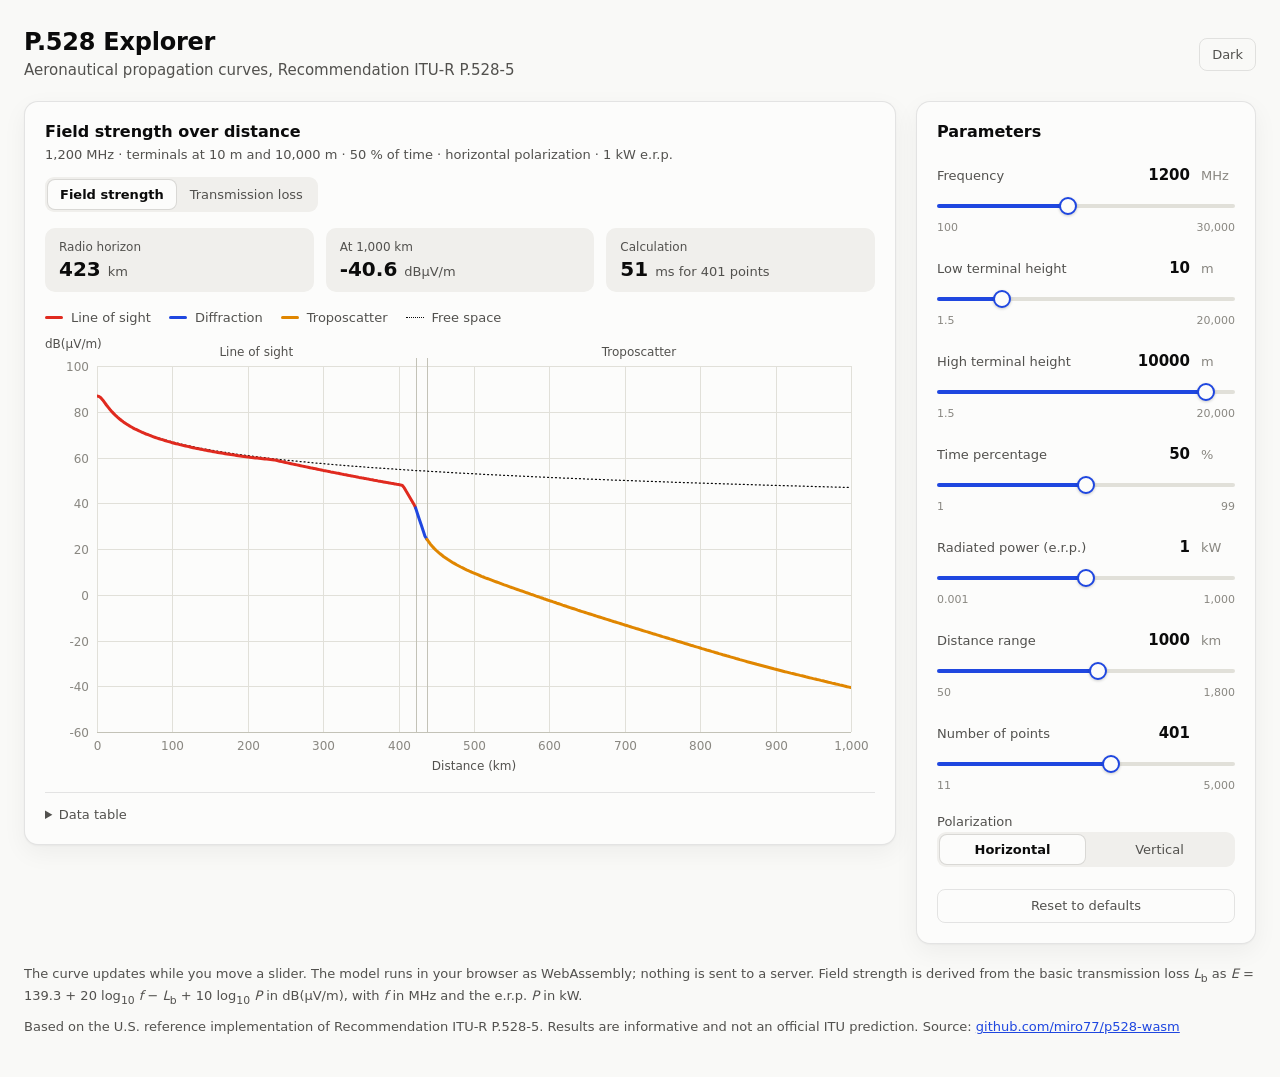
<file: index.html>
<!doctype html>
<html lang="en">

<head>
    <meta charset="utf-8">
    <meta name="viewport" content="width=device-width,initial-scale=1">
    <title>P.528 Explorer</title>
    <meta name="description"
        content="Interactive field strength curves for aeronautical paths, computed in the browser with Recommendation ITU-R P.528-5.">
    <meta name="color-scheme" content="light dark">
    <link rel="icon" href="favicon.ico">
    <link rel="stylesheet" href="assets/style.css?v=2">
    <script>
        // Apply a stored theme choice before the first paint.
        try {
            var storedTheme = localStorage.getItem('theme');
            if (storedTheme === 'light' || storedTheme === 'dark')
                document.documentElement.dataset.theme = storedTheme;
        } catch (e) { /* storage unavailable, follow the system */ }

        // The previous version of this site installed service workers. Remove
        // them, the page no longer needs any.
        if ('serviceWorker' in navigator) {
            navigator.serviceWorker.getRegistrations().then(function (registrations) {
                registrations.forEach(function (r) { r.unregister(); });
            }).catch(function () { });
        }
    </script>
</head>

<body>
    <header class="page-header">
        <div class="page-title">
            <h1>P.528 Explorer</h1>
            <p>Aeronautical propagation curves, Recommendation ITU-R P.528-5</p>
        </div>
        <button type="button" class="ghost-button" id="theme-toggle" aria-label="Switch between light and dark theme">
            <span id="theme-toggle-label">Dark</span>
        </button>
    </header>

    <main class="layout">
        <section class="card chart-card viz-root" aria-labelledby="chart-title">
            <div class="chart-head">
                <div>
                    <h2 id="chart-title">Field strength over distance</h2>
                    <p class="chart-subtitle" id="chart-subtitle"></p>
                </div>
                <div class="segmented" role="radiogroup" aria-label="Quantity shown">
                    <label><input type="radio" name="quantity" value="e" checked><span>Field strength</span></label>
                    <label><input type="radio" name="quantity" value="l"><span>Transmission loss</span></label>
                </div>
            </div>

            <div class="stats" id="stats">
                <div class="stat">
                    <div class="stat-label">Radio horizon</div>
                    <div class="stat-value" id="stat-horizon">–</div>
                </div>
                <div class="stat">
                    <div class="stat-label" id="stat-end-label">At range end</div>
                    <div class="stat-value" id="stat-end">–</div>
                </div>
                <div class="stat">
                    <div class="stat-label">Calculation</div>
                    <div class="stat-value" id="stat-time">–</div>
                </div>
            </div>

            <div class="legend" aria-hidden="true">
                <span class="legend-item"><span class="line-key key-los"></span>Line of sight</span>
                <span class="legend-item"><span class="line-key key-diffraction"></span>Diffraction</span>
                <span class="legend-item"><span class="line-key key-troposcatter"></span>Troposcatter</span>
                <span class="legend-item"><span class="line-key key-free-space"></span>Free space</span>
            </div>

            <div class="chart-wrap" id="chart-wrap">
                <svg id="chart" role="img" tabindex="0" aria-labelledby="chart-title chart-subtitle"></svg>
                <div class="tooltip" id="tooltip" hidden></div>
                <div class="chart-message" id="chart-message">Loading the model…</div>
            </div>

            <p class="notice" id="notice" hidden></p>

            <details class="table-view">
                <summary>Data table</summary>
                <div class="table-actions">
                    <button type="button" class="ghost-button" id="download-csv">Download CSV (all points)</button>
                </div>
                <div class="table-scroll">
                    <table id="data-table">
                        <thead>
                            <tr>
                                <th scope="col">Distance (km)</th>
                                <th scope="col">Field strength (dBµV/m)</th>
                                <th scope="col">Transmission loss (dB)</th>
                                <th scope="col">Free space loss (dB)</th>
                                <th scope="col">Absorption (dB)</th>
                                <th scope="col">Mode</th>
                            </tr>
                        </thead>
                        <tbody></tbody>
                    </table>
                </div>
            </details>
        </section>

        <aside class="card controls" aria-label="Parameters">
            <h2>Parameters</h2>
            <div id="sliders"></div>

            <div class="control">
                <div class="control-head"><span class="control-label">Polarization</span></div>
                <div class="segmented wide" role="radiogroup" aria-label="Polarization">
                    <label><input type="radio" name="pol" value="0" checked><span>Horizontal</span></label>
                    <label><input type="radio" name="pol" value="1"><span>Vertical</span></label>
                </div>
            </div>

            <button type="button" class="ghost-button reset" id="reset">Reset to defaults</button>
        </aside>
    </main>

    <footer class="page-footer">
        <p>
            The curve updates while you move a slider. The model runs in your browser as WebAssembly;
            nothing is sent to a server. Field strength is derived from the basic transmission loss
            <i>L</i><sub>b</sub> as <i>E</i> = 139.3 + 20 log<sub>10</sub> <i>f</i> − <i>L</i><sub>b</sub> + 10 log<sub>10</sub> <i>P</i>
            in dB(µV/m), with <i>f</i> in MHz and the e.r.p. <i>P</i> in kW.
        </p>
        <p>
            Based on the U.S. reference implementation of Recommendation ITU-R P.528-5.
            Results are informative and not an official ITU prediction.
            Source: <a href="https://github.com/miro77/p528-wasm">github.com/miro77/p528-wasm</a>
        </p>
    </footer>

    <script src="assets/app.js?v=2"></script>
</body>

</html>
</file>
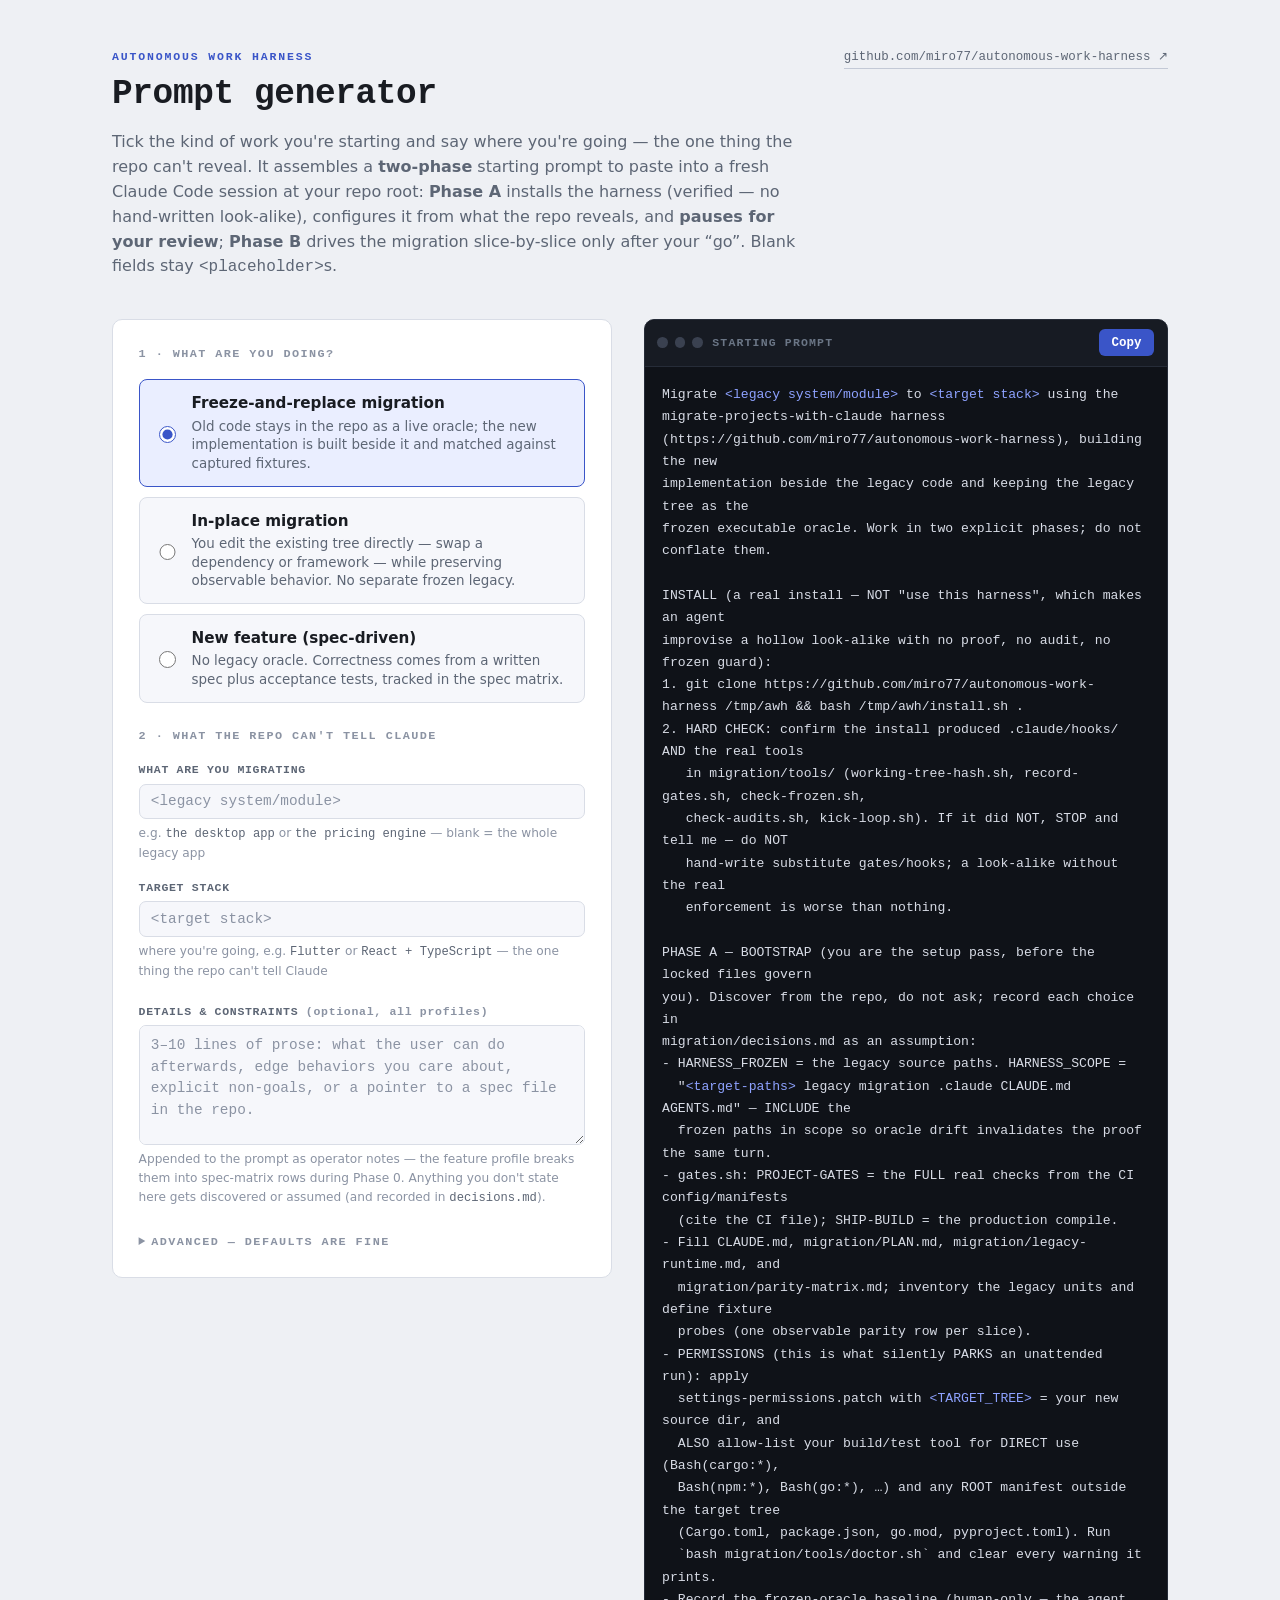
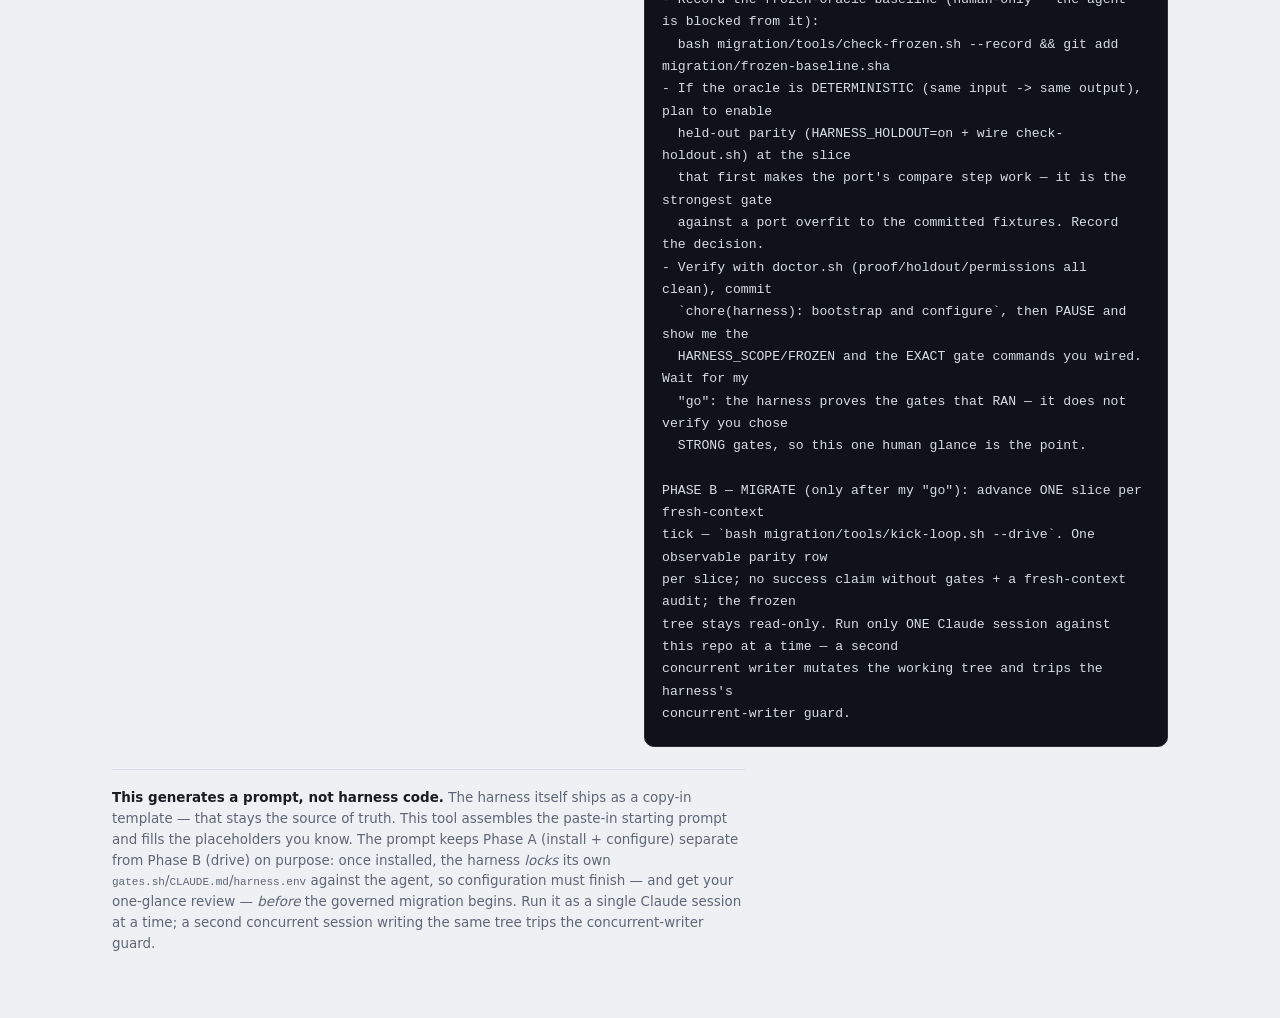
<file: prompt-generator.html>
<!doctype html>
<html lang="en">
<head>
<meta charset="utf-8">
<meta name="viewport" content="width=device-width, initial-scale=1">
<title>Harness prompt generator</title>
<style>
  /* ---- Tokens ------------------------------------------------------ */
  :root {
    --ground:   #eef0f4;
    --surface:  #ffffff;
    --field:    #f6f7fb;
    --ink:      #191c22;
    --muted:    #5d6675;
    --faint:    #8b93a3;
    --border:   #d9dde6;
    --border-strong: #c3c9d6;
    --accent:   #3a55c8;
    --accent-soft: #eaeeff;
    --accent-ink: #ffffff;
    --danger:   #c2413a;
    /* terminal card — deliberately dark in both themes */
    --term-bg:  #0f1218;
    --term-panel: #171b23;
    --term-ink: #d8dce6;
    --term-faint: #6b7686;
    --term-accent: #8ea2ff;
    --term-border: #262c38;

    --mono: ui-monospace, "SF Mono", "Cascadia Code", "JetBrains Mono", Menlo, Consolas, monospace;
    --sans: system-ui, -apple-system, Segoe UI, Roboto, Helvetica, Arial, sans-serif;
    --maxw: 1120px;
    --radius: 10px;
  }
  @media (prefers-color-scheme: dark) {
    :root {
      --ground:   #0f1117;
      --surface:  #171a21;
      --field:    #1d212a;
      --ink:      #e7e9ee;
      --muted:    #99a2b1;
      --faint:    #69707f;
      --border:   #2a2f3a;
      --border-strong: #39404d;
      --accent:   #8298ff;
      --accent-soft: #1f2740;
      --accent-ink: #0f1218;
      --danger:   #e0736c;
    }
  }
  :root[data-theme="light"] {
    --ground:#eef0f4; --surface:#ffffff; --field:#f6f7fb; --ink:#191c22;
    --muted:#5d6675; --faint:#8b93a3; --border:#d9dde6; --border-strong:#c3c9d6;
    --accent:#3a55c8; --accent-soft:#eaeeff; --accent-ink:#ffffff; --danger:#c2413a;
  }
  :root[data-theme="dark"] {
    --ground:#0f1117; --surface:#171a21; --field:#1d212a; --ink:#e7e9ee;
    --muted:#99a2b1; --faint:#69707f; --border:#2a2f3a; --border-strong:#39404d;
    --accent:#8298ff; --accent-soft:#1f2740; --accent-ink:#0f1218; --danger:#e0736c;
  }

  * { box-sizing: border-box; }
  html { -webkit-text-size-adjust: 100%; }
  body {
    margin: 0;
    background: var(--ground);
    color: var(--ink);
    font-family: var(--sans);
    line-height: 1.55;
    -webkit-font-smoothing: antialiased;
  }
  .wrap { max-width: var(--maxw); margin: 0 auto; padding: clamp(1.25rem, 4vw, 3rem) clamp(1rem, 4vw, 2rem) 3rem; }

  /* ---- Header ------------------------------------------------------ */
  header { display: flex; flex-wrap: wrap; align-items: baseline; gap: .5rem 1rem; margin-bottom: .35rem; }
  .eyebrow {
    font-family: var(--mono); font-size: .72rem; letter-spacing: .16em; text-transform: uppercase;
    color: var(--accent); font-weight: 600;
  }
  h1 {
    font-family: var(--mono); font-weight: 600; font-size: clamp(1.5rem, 3.6vw, 2.15rem);
    letter-spacing: -.01em; margin: .1rem 0 0; text-wrap: balance; flex: 1 1 auto;
  }
  .repo-link {
    font-family: var(--mono); font-size: .78rem; color: var(--muted);
    text-decoration: none; border-bottom: 1px solid var(--border-strong); padding-bottom: 1px;
    white-space: nowrap;
  }
  .repo-link:hover { color: var(--accent); border-color: var(--accent); }
  .lead { color: var(--muted); max-width: 68ch; margin: .6rem 0 0; font-size: 1rem; }

  /* ---- Two-pane layout -------------------------------------------- */
  .panes { display: grid; grid-template-columns: minmax(0, 1fr) minmax(0, 1.05fr); gap: clamp(1rem, 3vw, 2rem); margin-top: clamp(1.5rem, 4vw, 2.4rem); align-items: start; }
  @media (max-width: 860px) { .panes { grid-template-columns: 1fr; } }

  .card {
    background: var(--surface); border: 1px solid var(--border); border-radius: var(--radius);
    padding: clamp(1.1rem, 3vw, 1.6rem);
  }
  .panel-title {
    font-family: var(--mono); font-size: .74rem; letter-spacing: .12em; text-transform: uppercase;
    color: var(--faint); font-weight: 600; margin: 0 0 1rem;
  }

  /* ---- Mode selector ---------------------------------------------- */
  .modes { display: grid; gap: .6rem; margin-bottom: 1.5rem; }
  .mode {
    display: grid; grid-template-columns: auto 1fr; gap: .1rem .8rem; align-items: start;
    border: 1px solid var(--border); border-radius: 8px; padding: .75rem .9rem;
    cursor: pointer; transition: border-color .12s, background .12s;
    background: var(--field);
  }
  .mode:hover { border-color: var(--border-strong); }
  .mode input { grid-row: 1 / 3; align-self: center; accent-color: var(--accent); width: 1.05rem; height: 1.05rem; }
  .mode .m-name { font-weight: 600; font-size: .95rem; }
  .mode .m-desc { grid-column: 2; color: var(--muted); font-size: .84rem; line-height: 1.4; }
  .mode:has(input:checked) { border-color: var(--accent); background: var(--accent-soft); }
  .mode:has(input:focus-visible) { outline: 2px solid var(--accent); outline-offset: 2px; }

  /* ---- Fields ------------------------------------------------------ */
  .fields[hidden] { display: none; }
  .field { display: grid; gap: .3rem; margin-bottom: 1rem; }
  .field:last-child { margin-bottom: 0; }
  .field label {
    font-family: var(--mono); font-size: .72rem; letter-spacing: .06em; text-transform: uppercase;
    color: var(--muted); font-weight: 600;
  }
  .field input {
    font-family: var(--mono); font-size: .9rem; color: var(--ink);
    background: var(--field); border: 1px solid var(--border); border-radius: 7px;
    padding: .55rem .7rem; width: 100%;
  }
  .field input::placeholder { color: var(--faint); }
  .field input:focus-visible { outline: 2px solid var(--accent); outline-offset: 1px; border-color: var(--accent); }
  .field textarea {
    font-family: var(--mono); font-size: .9rem; color: var(--ink);
    background: var(--field); border: 1px solid var(--border); border-radius: 7px;
    padding: .55rem .7rem; width: 100%; min-height: 7.5rem; resize: vertical; line-height: 1.5;
  }
  .field textarea::placeholder { color: var(--faint); }
  .field textarea:focus-visible { outline: 2px solid var(--accent); outline-offset: 1px; border-color: var(--accent); }
  .field .hint { font-size: .76rem; color: var(--faint); }
  .field .hint code { font-family: var(--mono); color: var(--muted); }

  /* ---- Advanced (collapsed by default) ----------------------------- */
  details.adv { margin-top: 1.6rem; }
  details.adv summary { cursor: pointer; margin: 0; }
  details.adv summary:focus-visible { outline: 2px solid var(--accent); outline-offset: 2px; }
  details.adv[open] summary { margin-bottom: 1rem; }
  .mode .m-desc code { font-family: var(--mono); font-size: .92em; }

  /* ---- Terminal output card --------------------------------------- */
  .term {
    background: var(--term-bg); border: 1px solid var(--term-border); border-radius: var(--radius);
    overflow: hidden; position: sticky; top: 1rem;
  }
  @media (max-width: 860px) { .term { position: static; } }
  .term-bar {
    display: flex; align-items: center; gap: .6rem;
    padding: .6rem .8rem; background: var(--term-panel); border-bottom: 1px solid var(--term-border);
  }
  .dots { display: flex; gap: .4rem; }
  .dots i { width: .68rem; height: .68rem; border-radius: 50%; background: #3a4150; display: block; }
  .term-name {
    font-family: var(--mono); font-size: .72rem; letter-spacing: .1em; text-transform: uppercase;
    color: var(--term-faint); font-weight: 600;
  }
  .copy {
    margin-left: auto; font-family: var(--mono); font-size: .78rem; font-weight: 600;
    color: var(--accent-ink); background: var(--accent); border: 0; border-radius: 6px;
    padding: .4rem .8rem; cursor: pointer; transition: filter .12s, transform .05s;
  }
  .copy:hover { filter: brightness(1.08); }
  .copy:active { transform: translateY(1px); }
  .copy:focus-visible { outline: 2px solid var(--term-accent); outline-offset: 2px; }
  .copy.ok { background: #2f9e57; }

  pre.out {
    margin: 0; padding: 1.1rem 1.1rem 1.3rem; overflow-x: auto;
    font-family: var(--mono); font-size: .82rem; line-height: 1.7; color: var(--term-ink);
    white-space: pre-wrap; word-break: break-word; tab-size: 2;
  }
  pre.out .ph { color: var(--term-accent); }  /* unfilled <...> placeholders */

  .note {
    margin-top: 1.4rem; padding-top: 1.1rem; border-top: 1px solid var(--border);
    color: var(--muted); font-size: .84rem; max-width: 74ch;
  }
  .note strong { color: var(--ink); font-weight: 600; }
  .note code { font-family: var(--mono); font-size: .82em; color: var(--muted); }

  @media (prefers-reduced-motion: reduce) { * { transition: none !important; } }
</style>
</head>
<body>
<div class="wrap">
  <header>
    <div style="flex:1 1 auto">
      <div class="eyebrow">Autonomous work harness</div>
      <h1>Prompt generator</h1>
    </div>
    <a class="repo-link" href="https://github.com/miro77/autonomous-work-harness" target="_blank" rel="noopener">github.com/miro77/autonomous-work-harness ↗</a>
  </header>
  <p class="lead">
    Tick the kind of work you're starting and say where you're going — the one
    thing the repo can't reveal. It assembles a <strong>two-phase</strong>
    starting prompt to paste into a fresh Claude&nbsp;Code session at your repo
    root: <strong>Phase&nbsp;A</strong> installs the harness (verified — no
    hand-written look-alike), configures it from what the repo reveals, and
    <strong>pauses for your review</strong>; <strong>Phase&nbsp;B</strong> drives
    the migration slice-by-slice only after your “go”. Blank fields stay
    <code>&lt;placeholder&gt;</code>s.
  </p>

  <div class="panes">
    <!-- Left: form -->
    <section class="card" aria-label="Configure">
      <p class="panel-title">1 · What are you doing?</p>
      <div class="modes" role="radiogroup" aria-label="Migration type">
        <label class="mode">
          <input type="radio" name="mode" value="freeze" checked>
          <span class="m-name">Freeze-and-replace migration</span>
          <span class="m-desc">Old code stays in the repo as a live oracle; the new implementation is built beside it and matched against captured fixtures.</span>
        </label>
        <label class="mode">
          <input type="radio" name="mode" value="inplace">
          <span class="m-name">In-place migration</span>
          <span class="m-desc">You edit the existing tree directly — swap a dependency or framework — while preserving observable behavior. No separate frozen legacy.</span>
        </label>
        <label class="mode">
          <input type="radio" name="mode" value="feature">
          <span class="m-name">New feature (spec-driven)</span>
          <span class="m-desc">No legacy oracle. Correctness comes from a written spec plus acceptance tests, tracked in the spec matrix.</span>
        </label>
      </div>

      <p class="panel-title">2 · What the repo can't tell Claude</p>

      <!-- Freeze fields: only intent — everything else is discovered from the repo -->
      <div class="fields" data-mode="freeze">
        <div class="field">
          <label for="f-sys">What are you migrating</label>
          <input id="f-sys" placeholder="&lt;legacy system/module&gt;">
          <span class="hint">e.g. <code>the desktop app</code> or <code>the pricing engine</code> — blank = the whole legacy app</span>
        </div>
        <div class="field">
          <label for="f-tstack">Target stack</label>
          <input id="f-tstack" placeholder="&lt;target stack&gt;">
          <span class="hint">where you're going, e.g. <code>Flutter</code> or <code>React + TypeScript</code> — the one thing the repo can't tell Claude</span>
        </div>
      </div>

      <!-- In-place fields -->
      <div class="fields" data-mode="inplace" hidden>
        <div class="field">
          <label for="i-old">Swap what</label>
          <input id="i-old" placeholder="&lt;old dependency/framework/runtime&gt;">
          <span class="hint">e.g. <code>Moment.js</code></span>
        </div>
        <div class="field">
          <label for="i-new">For what</label>
          <input id="i-new" placeholder="&lt;new dependency/framework/runtime&gt;">
          <span class="hint">e.g. <code>date-fns</code></span>
        </div>
      </div>

      <!-- Feature fields -->
      <div class="fields" data-mode="feature" hidden>
        <div class="field">
          <label for="x-feat">Feature</label>
          <input id="x-feat" placeholder="&lt;feature name&gt;">
          <span class="hint">e.g. <code>CSV export</code></span>
        </div>
        <div class="field">
          <label for="x-users">For <span style="text-transform:none;color:var(--faint)">(users / callers)</span></label>
          <input id="x-users" placeholder="&lt;users/callers&gt;">
          <span class="hint">e.g. <code>analysts</code> or <code>the reporting service</code></span>
        </div>
      </div>

      <div class="field" style="margin-top:1.4rem">
        <label for="notes">Details &amp; constraints <span style="text-transform:none;color:var(--faint)">(optional, all profiles)</span></label>
        <textarea id="notes" placeholder="3–10 lines of prose: what the user can do afterwards, edge behaviors you care about, explicit non-goals, or a pointer to a spec file in the repo.

e.g. must handle 100k rows without blocking the UI;
respects the active filter; RFC 4180 quoting; no XLSX, no scheduling.
Full spec: migration/SPEC.md"></textarea>
        <span class="hint">Appended to the prompt as operator notes — the feature profile breaks them into spec-matrix rows during Phase&nbsp;0. Anything you don't state here gets discovered or assumed (and recorded in <code>decisions.md</code>).</span>
      </div>

      <details class="adv">
        <summary class="panel-title">Advanced — defaults are fine</summary>
        <label class="mode">
          <input type="checkbox" id="model-split">
          <span class="m-name">Split models: Sonnet builds, Opus audits</span>
          <span class="m-desc">Adds a model-wiring note to the prompt: implementation ticks run on Sonnet, the fresh-context auditors stay pinned to Opus, and Phase&nbsp;0 runs once on Opus. Leave off to use the session default everywhere. Anything rarer (all-Opus, Haiku passes, pausing the drive on splits) is a one-line edit to the pasted prompt — or use <code>kick-loop.sh --drive --review</code> at runtime.</span>
        </label>
      </details>
    </section>

    <!-- Right: output -->
    <section class="term" aria-label="Generated prompt">
      <div class="term-bar">
        <span class="dots"><i></i><i></i><i></i></span>
        <span class="term-name">Starting prompt</span>
        <button class="copy" id="copy" type="button">Copy</button>
      </div>
      <pre class="out" id="out" tabindex="0"></pre>
    </section>
  </div>

  <p class="note">
    <strong>This generates a prompt, not harness code.</strong> The harness itself
    ships as a copy-in template — that stays the source of truth. This tool
    assembles the paste-in starting prompt and fills the placeholders you know.
    The prompt keeps Phase&nbsp;A (install + configure) separate from
    Phase&nbsp;B (drive) on purpose: once installed, the harness <em>locks</em>
    its own <code>gates.sh</code>/<code>CLAUDE.md</code>/<code>harness.env</code>
    against the agent, so configuration must finish — and get your one-glance
    review — <em>before</em> the governed migration begins. Run it as a single
    Claude session at a time; a second concurrent session writing the same tree
    trips the concurrent-writer guard.
  </p>
</div>

<script>
(function () {
  var URL = "https://github.com/miro77/autonomous-work-harness";

  // Read an input's trimmed value, or fall back to its <placeholder>.
  function val(id) {
    var el = document.getElementById(id);
    var v = (el.value || "").trim();
    return v || el.getAttribute("placeholder");
  }

  // Shared blocks — every profile installs the SAME way and hits the SAME
  // permission/checkpoint/solo-session guidance. Baked in because a bare
  // "use this harness: <url>" makes an agent improvise a hollow look-alike with
  // no enforcement, and an unspecified bootstrap parks unattended runs on the
  // build tool or a root manifest.
  var INSTALL =
    "INSTALL (a real install — NOT \"use this harness\", which makes an agent\n" +
    "improvise a hollow look-alike with no proof, no audit, no frozen guard):\n" +
    "1. git clone " + URL + " /tmp/awh && bash /tmp/awh/install.sh .\n" +
    "2. HARD CHECK: confirm the install produced .claude/hooks/ AND the real tools\n" +
    "   in migration/tools/ (working-tree-hash.sh, record-gates.sh, check-frozen.sh,\n" +
    "   check-audits.sh, kick-loop.sh). If it did NOT, STOP and tell me — do NOT\n" +
    "   hand-write substitute gates/hooks; a look-alike without the real\n" +
    "   enforcement is worse than nothing.\n\n";

  var PERMS =
    "- PERMISSIONS (this is what silently PARKS an unattended run): apply\n" +
    "  settings-permissions.patch with <TARGET_TREE> = your new source dir, and\n" +
    "  ALSO allow-list your build/test tool for DIRECT use (Bash(cargo:*),\n" +
    "  Bash(npm:*), Bash(go:*), …) and any ROOT manifest outside the target tree\n" +
    "  (Cargo.toml, package.json, go.mod, pyproject.toml). Run\n" +
    "  `bash migration/tools/doctor.sh` and clear every warning it prints.\n";

  var CHECKPOINT =
    "- Verify with doctor.sh (proof/holdout/permissions all clean), commit\n" +
    "  `chore(harness): bootstrap and configure`, then PAUSE and show me the\n" +
    "  HARNESS_SCOPE/FROZEN and the EXACT gate commands you wired. Wait for my\n" +
    "  \"go\": the harness proves the gates that RAN — it does not verify you chose\n" +
    "  STRONG gates, so this one human glance is the point.\n\n";

  var SOLO =
    " Run only ONE Claude session against this repo at a time — a second\n" +
    "concurrent writer mutates the working tree and trips the harness's\n" +
    "concurrent-writer guard.";

  var templates = {
    freeze: function () {
      return "Migrate " + val("f-sys") + " to " + val("f-tstack") + " using the\n" +
        "migrate-projects-with-claude harness (" + URL + "), building the new\n" +
        "implementation beside the legacy code and keeping the legacy tree as the\n" +
        "frozen executable oracle. Work in two explicit phases; do not conflate them.\n\n" +
        INSTALL +
        "PHASE A — BOOTSTRAP (you are the setup pass, before the locked files govern\n" +
        "you). Discover from the repo, do not ask; record each choice in\n" +
        "migration/decisions.md as an assumption:\n" +
        "- HARNESS_FROZEN = the legacy source paths. HARNESS_SCOPE =\n" +
        "  \"<target-paths> legacy migration .claude CLAUDE.md AGENTS.md\" — INCLUDE the\n" +
        "  frozen paths in scope so oracle drift invalidates the proof the same turn.\n" +
        "- gates.sh: PROJECT-GATES = the FULL real checks from the CI config/manifests\n" +
        "  (cite the CI file); SHIP-BUILD = the production compile.\n" +
        "- Fill CLAUDE.md, migration/PLAN.md, migration/legacy-runtime.md, and\n" +
        "  migration/parity-matrix.md; inventory the legacy units and define fixture\n" +
        "  probes (one observable parity row per slice).\n" +
        PERMS +
        "- Record the frozen-oracle baseline (human-only — the agent is blocked from it):\n" +
        "  bash migration/tools/check-frozen.sh --record && git add migration/frozen-baseline.sha\n" +
        "- If the oracle is DETERMINISTIC (same input -> same output), plan to enable\n" +
        "  held-out parity (HARNESS_HOLDOUT=on + wire check-holdout.sh) at the slice\n" +
        "  that first makes the port's compare step work — it is the strongest gate\n" +
        "  against a port overfit to the committed fixtures. Record the decision.\n" +
        CHECKPOINT +
        "PHASE B — MIGRATE (only after my \"go\"): advance ONE slice per fresh-context\n" +
        "tick — `bash migration/tools/kick-loop.sh --drive`. One observable parity row\n" +
        "per slice; no success claim without gates + a fresh-context audit; the frozen\n" +
        "tree stays read-only." + SOLO;
    },
    inplace: function () {
      return "Migrate this repo IN PLACE from " + val("i-old") + " to " + val("i-new") + "\n" +
        "using the migrate-projects-with-claude harness (" + URL + "), without\n" +
        "changing observable behavior. Work in two explicit phases; do not conflate them.\n\n" +
        INSTALL +
        "PHASE A — BOOTSTRAP (setup pass, before the locked files govern you). Discover\n" +
        "from the repo, do not ask; record each choice in migration/decisions.md:\n" +
        "- Leave HARNESS_FROZEN empty — there is no separate legacy tree (unless the\n" +
        "  repo vendors " + val("i-old") + "'s own sources: freeze those). HARNESS_SCOPE\n" +
        "  = \"<source-paths> migration .claude CLAUDE.md AGENTS.md\" PLUS the build/CI\n" +
        "  scripts and any vendored tool binaries the gates run — the proof must cover\n" +
        "  the gates' own inputs.\n" +
        "- gates.sh PROJECT-GATES = the FULL real checks from the CI config/manifests\n" +
        "  (cite the CI file). Consider HARNESS_ORACLE=\"baselines\" (docs/IN-PLACE-PROFILE.md).\n" +
        "- Fill CLAUDE.md and migration/parity-matrix.md.\n" +
        PERMS +
        CHECKPOINT +
        "PHASE B — MIGRATE (only after my \"go\"): tests-first — before editing a unit,\n" +
        "capture its current behavior as fixtures from the base commit; a unit gets a\n" +
        "T-row (pin behavior on unmigrated code + a baseline snapshot) before its M-row\n" +
        "(the edit). One row at a time via `bash migration/tools/kick-loop.sh --drive`;\n" +
        "no success claim without gates + a fresh-context audit." + SOLO;
    },
    feature: function () {
      return "Build " + val("x-feat") + " for " + val("x-users") + " using the FEATURE\n" +
        "profile of the migrate-projects-with-claude harness (" + URL + ") —\n" +
        "correctness is a written spec, not legacy parity. Work in two explicit phases;\n" +
        "do not conflate them.\n\n" +
        INSTALL +
        "PHASE A — BOOTSTRAP (setup pass, before the locked files govern you). Discover\n" +
        "from the repo, do not ask; record each choice in migration/decisions.md:\n" +
        "- Rename the installed CLAUDE-feature.md (repo root) to CLAUDE.md and set\n" +
        "  HARNESS_PROFILE=\"feature\" in migration/harness.env — the loop then drives\n" +
        "  /feature-slice against migration/spec-matrix.md. Leave HARNESS_FROZEN empty.\n" +
        "- HARNESS_SCOPE = \"<source-paths> migration .claude CLAUDE.md AGENTS.md\".\n" +
        "- gates.sh PROJECT-GATES = the FULL existing checks (cite the CI file) PLUS the\n" +
        "  new acceptance tests. Break the feature into one row per observable\n" +
        "  acceptance criterion; write/name the acceptance test for each before it.\n" +
        PERMS +
        CHECKPOINT +
        "PHASE B — MIGRATE (only after my \"go\"): one acceptance-criterion row per\n" +
        "fresh-context tick via `bash migration/tools/kick-loop.sh --drive`; use\n" +
        "spec-auditor for fresh-context audits; keep the existing suite green every\n" +
        "slice; no success claim without gates + audit." + SOLO;
    }
  };

  // Appended only when the split-models checkbox is ticked. Unticked output
  // stays identical to the canonical README prompts.
  var MODEL_SPLIT =
    "\n\nModel strategy (split): run implementation slices on Sonnet — set model to\n" +
    "sonnet in settings.json (kick-loop.sh has no --model flag; its only model switch\n" +
    "is HARNESS_ESCALATE_MODEL in migration/harness.env, which escalates a stuck tick\n" +
    "to a different model). Keep the parity-auditor, spec-auditor and legacy-analyst\n" +
    "subagents pinned to Opus (the model: field in .claude/agents/*.md) so the\n" +
    "fresh-context audit stays sharp. Run Phase A (bootstrap) and the first (B01)\n" +
    "tick in a session started with `claude --model opus` before driving.";

  var out = document.getElementById("out");

  function currentMode() {
    return document.querySelector('input[name="mode"]:checked').value;
  }

  // Render into <pre>, highlighting any remaining <...> placeholders.
  function render() {
    var text = templates[currentMode()]();
    var notes = document.getElementById("notes").value.trim();
    if (notes) {
      text += "\n\nOperator notes — treat these as part of the goal (constraints, edge\n" +
        "behaviors, non-goals; break them into matrix rows during Phase 0):\n" + notes;
    }
    if (document.getElementById("model-split").checked) text += MODEL_SPLIT;
    out.textContent = "";
    var re = /<[^>\n]+>/g, last = 0, m;
    while ((m = re.exec(text)) !== null) {
      if (m.index > last) out.appendChild(document.createTextNode(text.slice(last, m.index)));
      var span = document.createElement("span");
      span.className = "ph";
      span.textContent = m[0];
      out.appendChild(span);
      last = re.lastIndex;
    }
    if (last < text.length) out.appendChild(document.createTextNode(text.slice(last)));
  }

  // Swap visible fieldset with the mode.
  function syncFields() {
    var mode = currentMode();
    document.querySelectorAll(".fields").forEach(function (f) {
      f.hidden = f.getAttribute("data-mode") !== mode;
    });
  }

  document.addEventListener("input", render);
  document.querySelectorAll('input[name="mode"]').forEach(function (r) {
    r.addEventListener("change", function () { syncFields(); render(); });
  });

  var copyBtn = document.getElementById("copy");
  copyBtn.addEventListener("click", function () {
    var text = out.textContent;
    var done = function () {
      copyBtn.textContent = "Copied ✓";
      copyBtn.classList.add("ok");
      setTimeout(function () { copyBtn.textContent = "Copy"; copyBtn.classList.remove("ok"); }, 1600);
    };
    if (navigator.clipboard && navigator.clipboard.writeText) {
      navigator.clipboard.writeText(text).then(done, fallback);
    } else { fallback(); }
    function fallback() {
      var r = document.createRange(); r.selectNodeContents(out);
      var sel = window.getSelection(); sel.removeAllRanges(); sel.addRange(r);
      try { document.execCommand("copy"); done(); } catch (e) {}
      sel.removeAllRanges();
    }
  });

  syncFields();
  render();
})();
</script>
</body>
</html>
</file>
<file: assets/style.css>
/* P.528 Explorer */

:root {
    color-scheme: light;
    --page: #f9f9f7;
    --surface-1: #fcfcfb;
    --surface-2: #f0efec;
    --text-primary: #0b0b0b;
    --text-secondary: #52514e;
    --text-muted: #898781;
    --grid: #e1e0d9;
    --axis: #c3c2b7;
    --border: rgba(11, 11, 11, 0.10);
    --mode-los: #e02a1f;
    --mode-diffraction: #1f47e0;
    --mode-troposcatter: #e08600;
    --free-space: #0b0b0b;
    --accent: #1f47e0;
    --accent-ink: #ffffff;
    --band: rgba(11, 11, 11, 0.035);
    --warning: #fab219;
    --shadow: 0 1px 2px rgba(11, 11, 11, 0.04), 0 8px 24px rgba(11, 11, 11, 0.05);
}

@media (prefers-color-scheme: dark) {
    :root:not([data-theme="light"]) {
        color-scheme: dark;
        --page: #0d0d0d;
        --surface-1: #1a1a19;
        --surface-2: #262624;
        --text-primary: #f0efec;
        --text-secondary: #c3c2b7;
        --text-muted: #898781;
        --grid: #2c2c2a;
        --axis: #383835;
        --border: rgba(255, 255, 255, 0.10);
        --mode-los: #e04a55;
        --mode-diffraction: #4f86f7;
        --mode-troposcatter: #c98500;
        --free-space: #f0efec;
        --accent: #4f86f7;
        --accent-ink: #ffffff;
        --band: rgba(255, 255, 255, 0.04);
        --shadow: none;
    }
}

:root[data-theme="dark"] {
    color-scheme: dark;
    --page: #0d0d0d;
    --surface-1: #1a1a19;
    --surface-2: #262624;
    --text-primary: #f0efec;
    --text-secondary: #c3c2b7;
    --text-muted: #898781;
    --grid: #2c2c2a;
    --axis: #383835;
    --border: rgba(255, 255, 255, 0.10);
    --mode-los: #e04a55;
    --mode-diffraction: #4f86f7;
    --mode-troposcatter: #c98500;
    --free-space: #f0efec;
    --accent: #4f86f7;
    --accent-ink: #ffffff;
    --band: rgba(255, 255, 255, 0.04);
    --shadow: none;
}

* {
    box-sizing: border-box;
}

html {
    -webkit-text-size-adjust: 100%;
}

body {
    margin: 0;
    background: var(--page);
    color: var(--text-primary);
    font: 15px/1.5 system-ui, -apple-system, "Segoe UI", sans-serif;
}

h1,
h2,
p {
    margin: 0;
}

a {
    color: var(--accent);
}

/* ---------- page frame ---------- */

.page-header,
.layout,
.page-footer {
    max-width: 1280px;
    margin: 0 auto;
    padding-left: 24px;
    padding-right: 24px;
}

.page-header {
    display: flex;
    align-items: center;
    justify-content: space-between;
    gap: 16px;
    padding-top: 28px;
    padding-bottom: 20px;
}

.page-title h1 {
    font-size: 24px;
    font-weight: 650;
    letter-spacing: -0.01em;
    line-height: 1.2;
}

.page-title p {
    color: var(--text-secondary);
    margin-top: 2px;
}

.layout {
    display: grid;
    grid-template-columns: minmax(0, 1fr) 340px;
    gap: 20px;
    align-items: start;
}

.card {
    background: var(--surface-1);
    border: 1px solid var(--border);
    border-radius: 14px;
    box-shadow: var(--shadow);
    padding: 20px;
    min-width: 0;
}

.card h2 {
    font-size: 16px;
    font-weight: 600;
    line-height: 1.3;
}

.page-footer {
    padding-top: 20px;
    padding-bottom: 40px;
    color: var(--text-secondary);
    font-size: 13px;
}

.page-footer p + p {
    margin-top: 8px;
}

/* ---------- buttons and segmented controls ---------- */

.ghost-button {
    font: inherit;
    font-size: 13px;
    color: var(--text-secondary);
    background: transparent;
    border: 1px solid var(--border);
    border-radius: 8px;
    padding: 6px 12px;
    cursor: pointer;
}

.ghost-button:hover {
    background: var(--surface-2);
    color: var(--text-primary);
}

.segmented {
    display: inline-flex;
    background: var(--surface-2);
    border-radius: 9px;
    padding: 3px;
    gap: 2px;
}

.segmented.wide {
    display: flex;
}

.segmented label {
    flex: 1;
    cursor: pointer;
}

.segmented input {
    position: absolute;
    opacity: 0;
    pointer-events: none;
}

.segmented span {
    display: block;
    text-align: center;
    white-space: nowrap;
    font-size: 13px;
    color: var(--text-secondary);
    padding: 5px 12px;
    border-radius: 7px;
}

.segmented input:checked + span {
    background: var(--surface-1);
    color: var(--text-primary);
    font-weight: 600;
    box-shadow: 0 0 0 1px var(--border);
}

.segmented input:focus-visible + span,
.ghost-button:focus-visible,
input:focus-visible,
#chart:focus-visible,
summary:focus-visible {
    outline: 2px solid var(--accent);
    outline-offset: 2px;
}

/* ---------- chart card ---------- */

.chart-head {
    display: flex;
    flex-wrap: wrap;
    align-items: flex-start;
    justify-content: space-between;
    gap: 12px;
}

.chart-subtitle {
    color: var(--text-secondary);
    font-size: 13px;
    margin-top: 2px;
}

.stats {
    display: grid;
    grid-template-columns: repeat(3, minmax(0, 1fr));
    gap: 12px;
    margin-top: 16px;
}

.stat {
    background: var(--surface-2);
    border-radius: 10px;
    padding: 10px 14px;
    min-width: 0;
}

.stat-label {
    color: var(--text-secondary);
    font-size: 12px;
}

.stat-value {
    font-size: 20px;
    font-weight: 600;
    line-height: 1.3;
    white-space: nowrap;
    overflow: hidden;
    text-overflow: ellipsis;
}

.stat-value small {
    font-size: 13px;
    font-weight: 400;
    color: var(--text-secondary);
}

.legend {
    display: flex;
    flex-wrap: wrap;
    gap: 6px 18px;
    margin-top: 16px;
    color: var(--text-secondary);
    font-size: 13px;
}

.legend-item {
    display: inline-flex;
    align-items: center;
    gap: 8px;
}

.line-key {
    display: inline-block;
    width: 18px;
    height: 3px;
    border-radius: 2px;
}

.key-los {
    background: var(--mode-los);
}

.key-diffraction {
    background: var(--mode-diffraction);
}

.key-troposcatter {
    background: var(--mode-troposcatter);
}

.key-free-space {
    height: 0;
    border-radius: 0;
    border-top: 1.5px dotted var(--free-space);
}

.chart-wrap {
    position: relative;
    margin-top: 8px;
}

#chart {
    display: block;
    width: 100%;
    height: 440px;
    border-radius: 6px;
    touch-action: pan-y;
    transition: opacity 0.15s;
}

#chart.stale {
    opacity: 0.55;
}

#chart text {
    font: 12px system-ui, -apple-system, "Segoe UI", sans-serif;
    fill: var(--text-muted);
    font-variant-numeric: tabular-nums;
}

#chart .axis-title {
    fill: var(--text-secondary);
}

#chart .direct-label {
    fill: var(--text-secondary);
    font-weight: 600;
}

#chart .band-label {
    fill: var(--text-secondary);
}

#chart .grid {
    stroke: var(--grid);
    stroke-width: 1;
}

#chart .axis-line {
    stroke: var(--axis);
    stroke-width: 1;
}

#chart .band-edge {
    stroke: var(--axis);
    stroke-width: 1;
}

#chart .series {
    fill: none;
    stroke-width: 3;
    stroke-linejoin: round;
    stroke-linecap: round;
}

#chart .series-los {
    stroke: var(--mode-los);
}

#chart .series-diffraction {
    stroke: var(--mode-diffraction);
}

#chart .series-troposcatter {
    stroke: var(--mode-troposcatter);
}

#chart .series-free-space {
    stroke: var(--free-space);
    stroke-width: 1.25;
    stroke-dasharray: 1 3;
}

#chart .crosshair {
    stroke: var(--text-muted);
    stroke-width: 1;
}

#chart .dot {
    stroke: var(--surface-1);
    stroke-width: 2;
}

#chart .dot-los {
    fill: var(--mode-los);
}

#chart .dot-diffraction {
    fill: var(--mode-diffraction);
}

#chart .dot-troposcatter {
    fill: var(--mode-troposcatter);
}

#chart .dot-free-space {
    fill: var(--free-space);
}

.chart-message {
    position: absolute;
    inset: 0;
    display: flex;
    align-items: center;
    justify-content: center;
    text-align: center;
    padding: 24px;
    color: var(--text-secondary);
    pointer-events: none;
}

.chart-message[hidden] {
    display: none;
}

.tooltip {
    position: absolute;
    top: 0;
    left: 0;
    z-index: 2;
    min-width: 190px;
    background: var(--surface-1);
    border: 1px solid var(--border);
    border-radius: 10px;
    box-shadow: 0 6px 20px rgba(11, 11, 11, 0.14);
    padding: 10px 12px;
    font-size: 13px;
    pointer-events: none;
}

.tooltip-title {
    color: var(--text-secondary);
    margin-bottom: 6px;
}

.tooltip-row {
    display: flex;
    align-items: center;
    gap: 8px;
    white-space: nowrap;
}

.tooltip-row strong {
    font-weight: 600;
    font-variant-numeric: tabular-nums;
}

.tooltip-row span.name {
    color: var(--text-secondary);
}

.tooltip-extra {
    border-top: 1px solid var(--border);
    margin-top: 6px;
    padding-top: 6px;
    color: var(--text-secondary);
}

.notice {
    margin-top: 12px;
    padding: 8px 12px;
    border-radius: 8px;
    border-left: 3px solid var(--warning);
    background: var(--surface-2);
    color: var(--text-secondary);
    font-size: 13px;
}

/* ---------- table view ---------- */

.table-view {
    margin-top: 16px;
    border-top: 1px solid var(--border);
    padding-top: 12px;
}

.table-view summary {
    cursor: pointer;
    color: var(--text-secondary);
    font-size: 13px;
    border-radius: 4px;
}

.table-actions {
    margin: 12px 0;
}

.table-scroll {
    max-height: 320px;
    overflow: auto;
    border: 1px solid var(--border);
    border-radius: 8px;
}

table {
    width: 100%;
    border-collapse: collapse;
    font-size: 13px;
    font-variant-numeric: tabular-nums;
}

th,
td {
    text-align: right;
    padding: 6px 12px;
    white-space: nowrap;
    border-bottom: 1px solid var(--border);
}

th:last-child,
td:last-child {
    text-align: left;
}

thead th {
    position: sticky;
    top: 0;
    background: var(--surface-2);
    color: var(--text-secondary);
    font-weight: 600;
}

tbody tr:last-child td {
    border-bottom: 0;
}

/* ---------- parameter controls ---------- */

.controls {
    position: sticky;
    top: 16px;
}

.control {
    margin-top: 18px;
}

.control-head {
    display: flex;
    align-items: baseline;
    justify-content: space-between;
    gap: 12px;
}

.control-label {
    font-size: 13px;
    color: var(--text-secondary);
}

.control-value {
    display: inline-flex;
    align-items: baseline;
    gap: 4px;
}

.control-value input {
    width: 84px;
    font: inherit;
    font-weight: 600;
    font-variant-numeric: tabular-nums;
    text-align: right;
    color: var(--text-primary);
    background: transparent;
    border: 1px solid transparent;
    border-radius: 6px;
    padding: 2px 6px;
    -moz-appearance: textfield;
    appearance: textfield;
}

.control-value input::-webkit-outer-spin-button,
.control-value input::-webkit-inner-spin-button {
    -webkit-appearance: none;
    margin: 0;
}

.control-value input:hover,
.control-value input:focus {
    border-color: var(--border);
    background: var(--surface-2);
}

.control-unit {
    width: 34px;
    font-size: 13px;
    color: var(--text-muted);
}

.control[data-disabled="true"] {
    opacity: 0.45;
}

.control-scale {
    display: flex;
    justify-content: space-between;
    font-size: 11px;
    color: var(--text-muted);
    margin-top: 2px;
}

input[type="range"] {
    --pos: 50%;
    -webkit-appearance: none;
    appearance: none;
    display: block;
    width: 100%;
    height: 24px;
    margin: 4px 0 0;
    background: transparent;
    cursor: pointer;
}

input[type="range"]::-webkit-slider-runnable-track {
    height: 4px;
    border-radius: 2px;
    background: linear-gradient(to right, var(--accent) var(--pos), var(--grid) var(--pos));
}

input[type="range"]::-moz-range-track {
    height: 4px;
    border-radius: 2px;
    background: var(--grid);
}

input[type="range"]::-moz-range-progress {
    height: 4px;
    border-radius: 2px;
    background: var(--accent);
}

input[type="range"]::-webkit-slider-thumb {
    -webkit-appearance: none;
    appearance: none;
    width: 18px;
    height: 18px;
    margin-top: -7px;
    border-radius: 50%;
    background: var(--surface-1);
    border: 2px solid var(--accent);
    box-shadow: 0 1px 3px rgba(11, 11, 11, 0.2);
}

input[type="range"]::-moz-range-thumb {
    width: 14px;
    height: 14px;
    border-radius: 50%;
    background: var(--surface-1);
    border: 2px solid var(--accent);
    box-shadow: 0 1px 3px rgba(11, 11, 11, 0.2);
}

.reset {
    width: 100%;
    margin-top: 22px;
}

/* ---------- narrow screens ---------- */

@media (max-width: 900px) {
    .layout {
        grid-template-columns: minmax(0, 1fr);
    }

    .controls {
        position: static;
    }
}

@media (max-width: 560px) {

    .page-header,
    .layout,
    .page-footer {
        padding-left: 16px;
        padding-right: 16px;
    }

    .card {
        padding: 16px;
    }

    #chart {
        height: 340px;
    }

    .stats {
        gap: 8px;
    }

    .stat {
        padding: 8px 10px;
    }

    .stat-value {
        font-size: 16px;
    }

    /* the unit moves below the value instead of being cut off */
    .stat-value small {
        display: block;
        font-size: 12px;
        white-space: normal;
        line-height: 1.3;
    }
}
</file>
